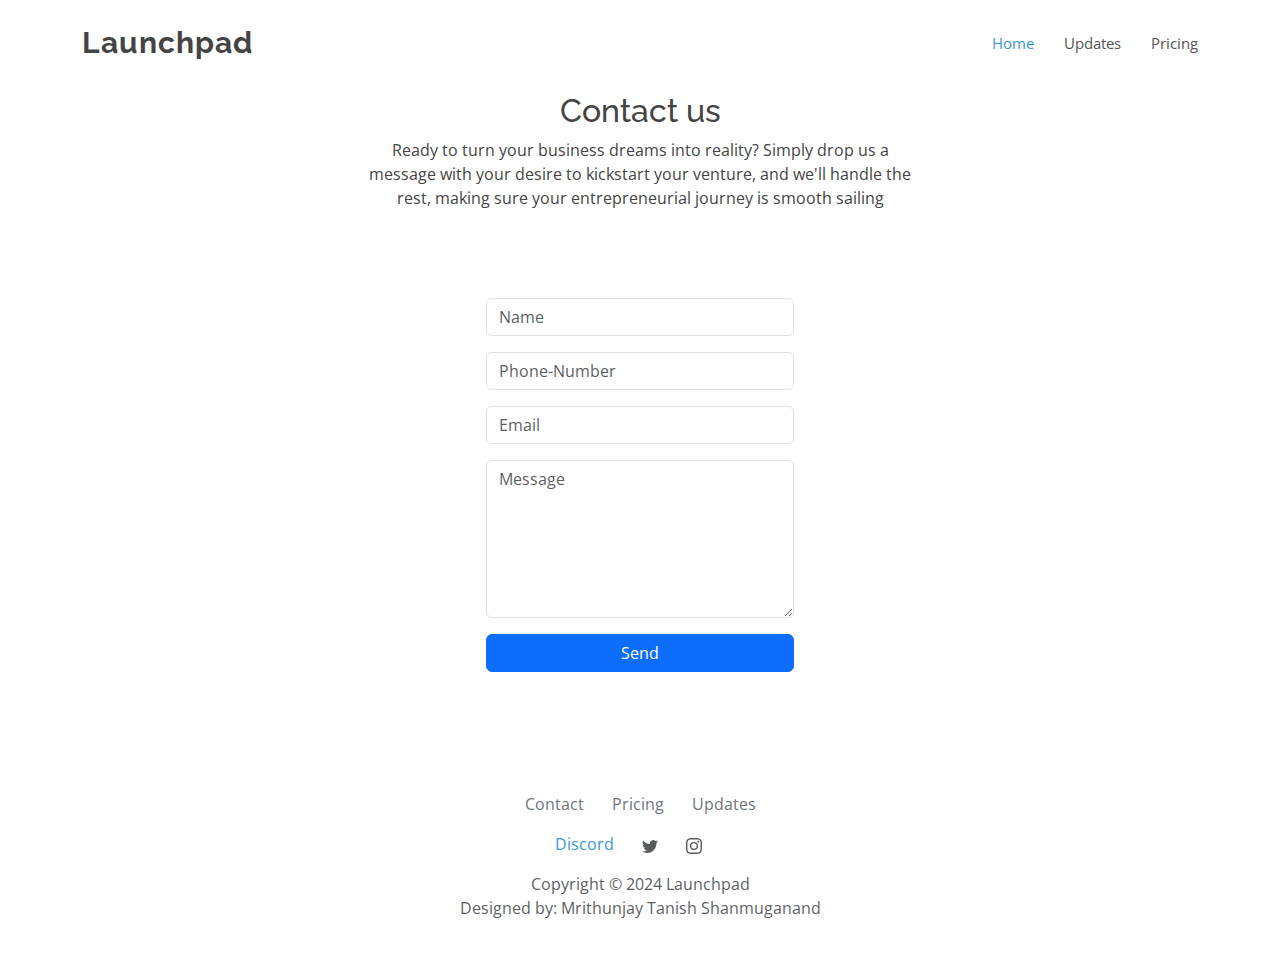
<file: contact.html>
<!DOCTYPE html>
<html data-bs-theme="light" lang="en">

<head>
    <meta charset="utf-8">
    <meta name="viewport" content="width=device-width, initial-scale=1.0, shrink-to-fit=no">
    <title>LaunchpadSGA: Contact</title>
    <meta name="theme-color" content="#d5b71a">
    <meta name="twitter:description" content="The Launchpad Startup Growth Agency is not just another consultancy—we're your ultimate launchpad to success in the entrepreneurial world. Our commitment to transforming innovative ideas into thriving, money-making enterprises is unmatched. With a comprehensive range of services tailored to your needs, we provide the support and resources necessary to propel your business forward. So, roll up your sleeves, unleash your potential, and let Launchpad SGA take you to new heights of success!">
    <meta name="description" content="The Launchpad Startup Growth Agency is not just another consultancy—we're your ultimate launchpad to success in the entrepreneurial world. Our commitment to transforming innovative ideas into thriving, money-making enterprises is unmatched. With a comprehensive range of services tailored to your needs, we provide the support and resources necessary to propel your business forward. So, roll up your sleeves, unleash your potential, and let Launchpad SGA take you to new heights of success!">
    <meta name="twitter:card" content="summary_large_image">
    <meta property="og:title" content="LaunchpadSGA">
    <meta property="og:image" content="assets/img/launchpada.png">
    <meta property="og:type" content="website">
    <meta name="twitter:image" content="assets/img/launchpada.png">
    <meta name="twitter:title" content="LaunchpadSGA">
    <meta property="og:description" content="The Launchpad Startup Growth Agency is not just another consultancy—we're your ultimate launchpad to success in the entrepreneurial world. Our commitment to transforming innovative ideas into thriving, money-making enterprises is unmatched. With a comprehensive range of services tailored to your needs, we provide the support and resources necessary to propel your business forward. So, roll up your sleeves, unleash your potential, and let Launchpad SGA take you to new heights of success!">
    <link rel="icon" type="image/png" sizes="688x455" href="assets/img/launchpada.png">
    <link rel="icon" type="image/png" sizes="688x455" href="assets/img/launchpada.png" media="(prefers-color-scheme: dark)">
    <link rel="icon" type="image/png" sizes="688x455" href="assets/img/launchpada.png">
    <link rel="icon" type="image/png" sizes="688x455" href="assets/img/launchpada.png" media="(prefers-color-scheme: dark)">
    <link rel="icon" type="image/png" sizes="688x455" href="assets/img/launchpada.png">
    <link rel="icon" type="image/png" sizes="688x455" href="assets/img/launchpada.png">
    <link rel="icon" type="image/png" sizes="688x455" href="assets/img/launchpada.png">
    <link rel="stylesheet" href="assets/bootstrap/css/bootstrap.min.css">
    <link rel="manifest" href="manifest.json" crossorigin="use-credentials">
    <link rel="stylesheet" href="https://fonts.googleapis.com/css?family=Open+Sans:300,300i,400,400i,600,600i,700,700i|Raleway:300,300i,400,400i,500,500i,600,600i,700,700i|Poppins:300,300i,400,400i,500,500i,600,600i,700,700i">
    <link rel="stylesheet" href="assets/css/bootstrap-icons.css">
    <link rel="stylesheet" href="assets/css/boxicons.css">
    <link rel="stylesheet" href="assets/css/remixicon.css">
    <link rel="stylesheet" href="assets/css/swiper-icons.css">
    <link rel="stylesheet" href="assets/css/vendor/aos/aos.css">
    <link rel="stylesheet" href="assets/css/vendor/bootstrap/css/bootstrap.min.css">
    <link rel="stylesheet" href="assets/css/vendor/bootstrap-icons/bootstrap-icons.css">
    <link rel="stylesheet" href="assets/css/vendor/boxicons/css/boxicons.min.css">
    <link rel="stylesheet" href="assets/css/vendor/glightbox/css/glightbox.min.css">
    <link rel="stylesheet" href="assets/css/vendor/remixicon/remixicon.css">
    <link rel="stylesheet" href="assets/css/vendor/swiper/swiper-bundle.min.css">
    <link rel="stylesheet" href="assets/css/css/style.css">
    <link rel="stylesheet" href="assets/css/Footer-Basic-icons.css">
    <link rel="stylesheet" href="assets/css/Timeline-Steps.css">
    <link rel="stylesheet" href="https://s.pageclip.co/v1/pageclip.css" media="screen">
    <script src="https://s.pageclip.co/v1/pageclip.js" charset="utf-8"></script>
</head>

<body>
    <header class="d-flex align-items-center fixed-top" id="header">
        <div class="container d-flex justify-content-between align-items-center">
            <div class="logo">
                <h1>Launchpad</h1>
            </div>
            <nav id="navbar" class="navbar">
                <ul>
                    <li><a class="nav-link scrollto active" href="index.html">Home</a></li>
                    <li></li>
                    <li></li>
                    <li></li>
                    <li><a class="nav-link scrollto" href="updates.html">Updates</a></li>
                    <li><a class="nav-link scrollto" href="pricing.html">Pricing</a></li>
                    <li class="dropdown">
                        <ul>
                            <li><a href="#">Drop Down 1</a></li>
                            <li class="dropdown"><span>Deep Drop Down</span><i class="bi bi-chevron-right"></i>
                                <ul>
                                    <li><a href="#">Deep Drop Down 1</a></li>
                                    <li><a href="#">Deep Drop Down 2</a></li>
                                    <li><a href="#">Deep Drop Down 3</a></li>
                                    <li><a href="#">Deep Drop Down 4</a></li>
                                    <li><a href="#">Deep Drop Down 5</a></li>
                                </ul>
                            </li>
                            <li><a href="#">Drop Down 2</a></li>
                            <li><a href="#">Drop Down 3</a></li>
                            <li><a href="#">Drop Down 4</a></li>
                        </ul>
                    </li>
                    <li></li>
                    <li></li>
                </ul><i class="bi bi-list mobile-nav-toggle"></i>
            </nav>
        </div>
    </header>
    <section class="position-relative py-4 py-xl-5">
        <div class="container position-relative">
            <div class="row mb-5">
                <div class="col-md-8 col-xl-6 text-center mx-auto" style="margin-top: 30px;padding-top: 14px;">
                    <h2>Contact us</h2>
                    <p class="w-lg-50">Ready to turn your business dreams into reality? Simply drop us a message with your desire to kickstart your venture, and we'll handle the rest, making sure your entrepreneurial journey is smooth sailing</p>
                </div>
            </div>
            <div class="row d-flex justify-content-center">
                <div class="col-md-6 col-lg-5 col-xl-4">
                    <div>
                        <form action="https://send.pageclip.co/A4XIvxs91MDqgRmY5o1nsnkhfGFfcEJG/Contactform" class="p-3 p-xl-4" method="post">
                            <div class="mb-3"><input class="form-control" type="text" id="name-1" name="name" placeholder="Name"></div>
                            <div class="mb-3"><input class="form-control" type="text" id="phone-1" name="phonenumber" placeholder="Phone-Number"></div>
                            <div class="mb-3"><input class="form-control" type="email" id="email-1" name="email" placeholder="Email"></div>
                            <div class="mb-3"><textarea class="form-control" id="message-1" name="message" rows="6" placeholder="Message"></textarea></div>
                            <div><button class="btn btn-primary d-block w-100" type="submit">Send</button></div>
                        </form>
                    </div>
                </div>
            </div>
        </div>
    </section>
     <footer class="text-center">
        <div class="container text-muted py-4 py-lg-5">
            <ul class="list-inline">
                <li class="list-inline-item me-4"><a class="link-secondary" href="contact.html">Contact</a></li>
                <li class="list-inline-item me-4"><a class="link-secondary" href="pricing.html">Pricing</a></li>
                <li class="list-inline-item"><a class="link-secondary" href="updates.html">Updates</a></li>
            </ul>
            <ul class="list-inline">
                <li class="list-inline-item me-4">
                    <a href="https://discord.gg/kwS3x53spZ" target="_blank">Discord</a>
                </li>
                <li class="list-inline-item me-4">
                    <svg xmlns="http://www.w3.org/2000/svg" width="1em" height="1em" fill="currentColor" viewBox="0 0 16 16" class="bi bi-twitter">
                        <path d="M5.026 15c6.038 0 9.341-5.003 9.341-9.334 0-.14 0-.282-.006-.422A6.685 6.685 0 0 0 16 3.542a6.658 6.658 0 0 1-1.889.518 3.301 3.301 0 0 0 1.447-1.817 6.533 6.533 0 0 1-2.087.793A3.286 3.286 0 0 0 7.875 6.03a9.325 9.325 0 0 1-6.767-3.429 3.289 3.289 0 0 0 1.018 4.382A3.323 3.323 0 0 1 .64 6.575v.045a3.288 3.288 0 0 0 2.632 3.218 3.203 3.203 0 0 1-.865.115 3.23 3.23 0 0 1-.614-.057 3.283 3.283 0 0 0 3.067 2.277A6.588 6.588 0 0 1 .78 13.58a6.32 6.32 0 0 1-.78-.045A9.344 9.344 0 0 0 5.026 15"></path>
                    </svg>
                </li>
                <li class="list-inline-item me-4">
                    <svg xmlns="http://www.w3.org/2000/svg" width="1em" height="1em" fill="currentColor" viewBox="0 0 16 16" class="bi bi-instagram">
                        <path d="M8 0C5.829 0 5.556.01 4.703.048 3.85.088 3.269.222 2.76.42a3.917 3.917 0 0 0-1.417.923A3.927 3.927 0 0 0 .42 2.76C.222 3.268.087 3.85.048 4.7.01 5.555 0 5.827 0 8.001c0 2.172.01 2.444.048 3.297.04.852.174 1.433.372 1.942.205.526.478.972.923 1.417.444.445.89.719 1.416.923.51.198 1.09.333 1.942.372C5.555 15.99 5.827 16 8 16s2.444-.01 3.298-.048c.851-.04 1.434-.174 1.943-.372a3.916 3.916 0 0 0 1.416-.923c.445-.445.718-.891.923-1.417.197-.509.332-1.09.372-1.942C15.99 10.445 16 10.173 16 8s-.01-2.445-.048-3.299c-.04-.851-.175-1.433-.372-1.941a3.926 3.926 0 0 0-.923-1.417A3.911 3.911 0 0 0 13.24.42c-.51-.198-1.092-.333-1.943-.372C10.443.01 10.172 0 7.998 0h.003zm-.717 1.442h.718c2.136 0 2.389.007 3.232.046.78.035 1.204.166 1.486.275.373.145.64.319.92.599.28.28.453.546.598.92.11.281.24.705.275 1.485.039.843.047 1.096.047 3.231s-.008 2.389-.047 3.232c-.035.78-.166 1.203-.275 1.485a2.47 2.47 0 0 1-.599.919c-.28.28-.546.453-.92.598-.28.11-.704.24-1.485.276-.843.038-1.096.047-3.232.047s-2.39-.009-3.233-.047c-.78-.036-1.203-.166-1.485-.276a2.478 2.478 0 0 1-.92-.598 2.48 2.48 0 0 1-.6-.92c-.109-.281-.24-.705-.275-1.485-.038-.843-.046-1.096-.046-3.233 0-2.136.008-2.388.046-3.231.036-.78.166-1.204.276-1.486.145-.373.319-.64.599-.92.28-.28.546-.453.92-.598.282-.11.705-.24 1.485-.276.738-.034 1.024-.044 2.515-.045v.002zm4.988 1.328a.96.96 0 1 0 0 1.92.96.96 0 0 0 0-1.92zm-4.27 1.122a4.109 4.109 0 1 0 0 8.217 4.109 4.109 0 0 0 0-8.217zm0 1.441a2.667 2.667 0 1 1 0 5.334 2.667 2.667 0 0 1 0-5.334"></path>
                    </svg>
                </li>
            </ul>

            <p class="mb-0">Copyright © 2024 Launchpad</p>
            <p class="mb-0">Designed by: Mrithunjay Tanish Shanmuganand</p>
        </div>
    </footer><a class="d-flex justify-content-center align-items-center back-to-top" href="#"><i class="bi bi-arrow-up-short"></i></a>
    <script src="assets/bootstrap/js/bootstrap.min.js"></script>
    <script src="assets/js/bs-init.js"></script>
    <script src="assets/js/vendor/purecounter/purecounter_vanilla.js"></script>
    <script src="assets/js/vendor/aos/aos.js"></script>
    <script src="assets/js/vendor/bootstrap/js/bootstrap.bundle.min.js"></script>
    <script src="assets/js/vendor/glightbox/js/glightbox.min.js"></script>
    <script src="assets/js/vendor/isotope-layout/isotope.pkgd.min.js"></script>
    <script src="assets/js/vendor/swiper/swiper-bundle.min.js"></script>
    <script src="assets/js/vendor/php-email-form/validate.js"></script>
    <script src="assets/js/js/main.js"></script>
</body>

</html>
</file>
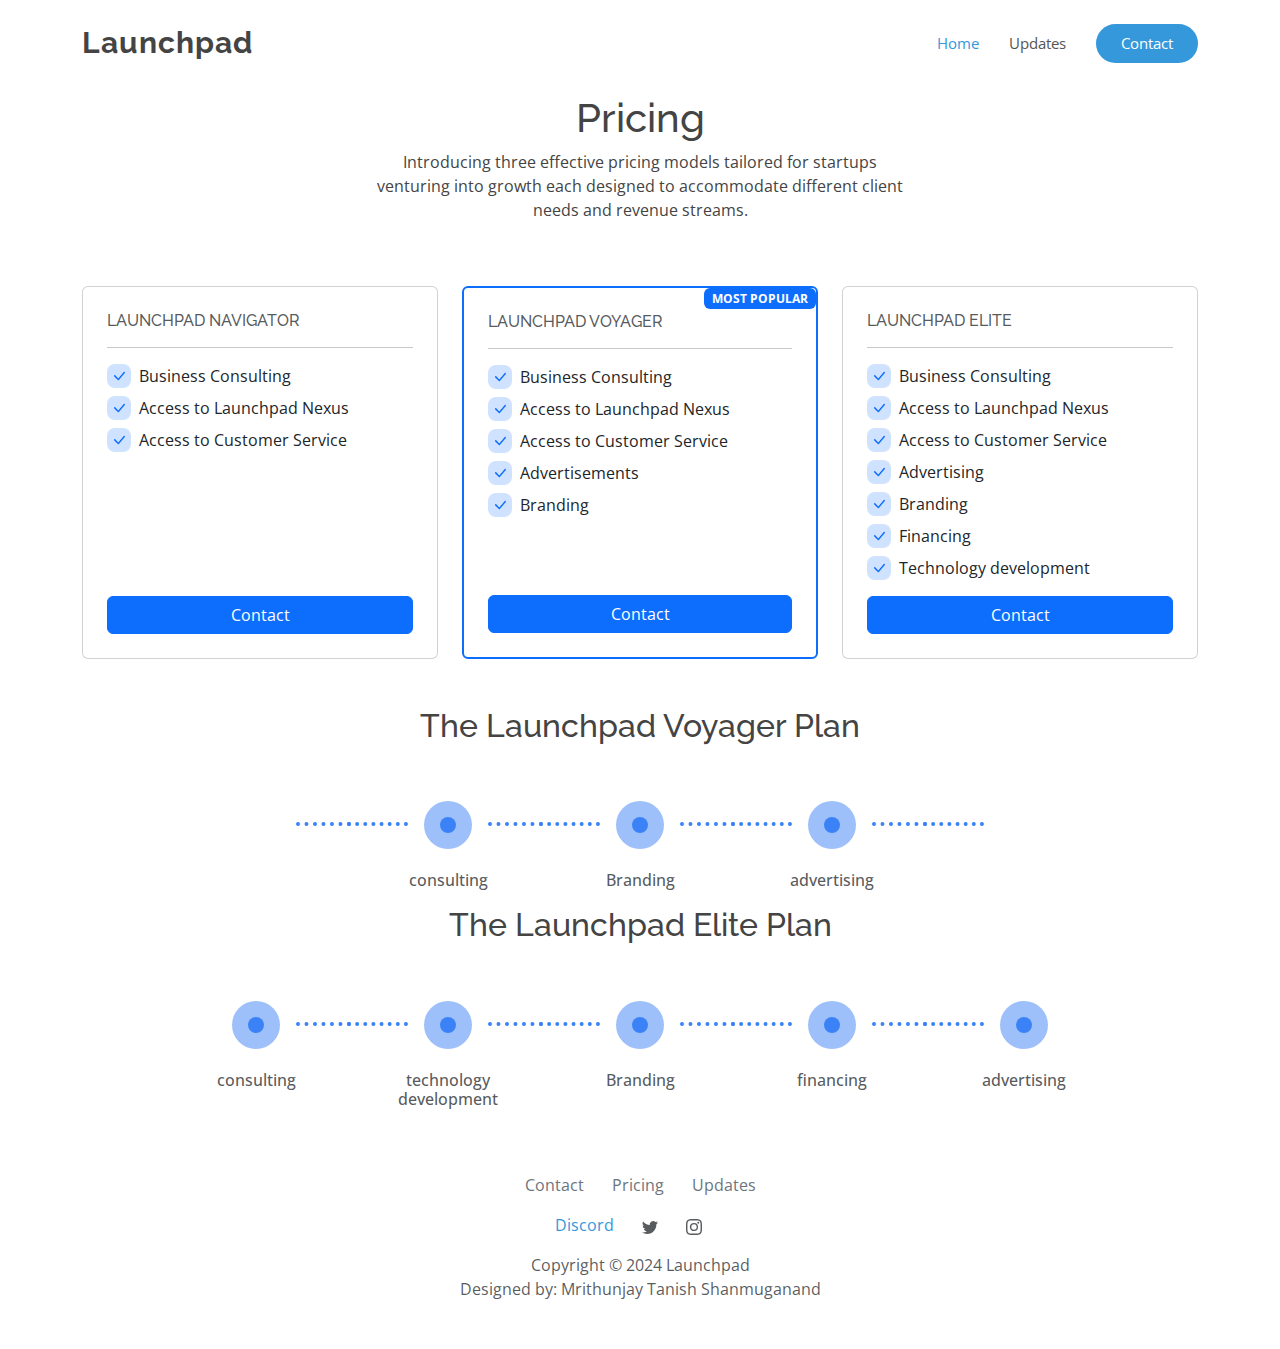
<file: pricing.html>
<!DOCTYPE html>
<html data-bs-theme="light" lang="en">

<head>
    <meta charset="utf-8">
    <meta name="viewport" content="width=device-width, initial-scale=1.0, shrink-to-fit=no">
    <title>LaunchpadSGA: Pricing</title>
    <meta name="theme-color" content="#d5b71a">
    <meta name="twitter:description" content="The Launchpad Startup Growth Agency is not just another consultancy—we're your ultimate launchpad to success in the entrepreneurial world. Our commitment to transforming innovative ideas into thriving, money-making enterprises is unmatched. With a comprehensive range of services tailored to your needs, we provide the support and resources necessary to propel your business forward. So, roll up your sleeves, unleash your potential, and let Launchpad SGA take you to new heights of success!">
    <meta name="description" content="The Launchpad Startup Growth Agency is not just another consultancy—we're your ultimate launchpad to success in the entrepreneurial world. Our commitment to transforming innovative ideas into thriving, money-making enterprises is unmatched. With a comprehensive range of services tailored to your needs, we provide the support and resources necessary to propel your business forward. So, roll up your sleeves, unleash your potential, and let Launchpad SGA take you to new heights of success!">
    <meta name="twitter:card" content="summary_large_image">
    <meta property="og:title" content="LaunchpadSGA">
    <meta property="og:image" content="assets/img/launchpada.png">
    <meta property="og:type" content="website">
    <meta name="twitter:image" content="assets/img/launchpada.png">
    <meta name="twitter:title" content="LaunchpadSGA">
    <meta property="og:description" content="The Launchpad Startup Growth Agency is not just another consultancy—we're your ultimate launchpad to success in the entrepreneurial world. Our commitment to transforming innovative ideas into thriving, money-making enterprises is unmatched. With a comprehensive range of services tailored to your needs, we provide the support and resources necessary to propel your business forward. So, roll up your sleeves, unleash your potential, and let Launchpad SGA take you to new heights of success!">
    <link rel="icon" type="image/png" sizes="688x455" href="assets/img/launchpada.png">
    <link rel="icon" type="image/png" sizes="688x455" href="assets/img/launchpada.png" media="(prefers-color-scheme: dark)">
    <link rel="icon" type="image/png" sizes="688x455" href="assets/img/launchpada.png">
    <link rel="icon" type="image/png" sizes="688x455" href="assets/img/launchpada.png" media="(prefers-color-scheme: dark)">
    <link rel="icon" type="image/png" sizes="688x455" href="assets/img/launchpada.png">
    <link rel="icon" type="image/png" sizes="688x455" href="assets/img/launchpada.png">
    <link rel="icon" type="image/png" sizes="688x455" href="assets/img/launchpada.png">
    <link rel="stylesheet" href="assets/bootstrap/css/bootstrap.min.css">
    <link rel="manifest" href="manifest.json" crossorigin="use-credentials">
    <link rel="stylesheet" href="https://fonts.googleapis.com/css?family=Open+Sans:300,300i,400,400i,600,600i,700,700i|Raleway:300,300i,400,400i,500,500i,600,600i,700,700i|Poppins:300,300i,400,400i,500,500i,600,600i,700,700i">
    <link rel="stylesheet" href="assets/css/bootstrap-icons.css">
    <link rel="stylesheet" href="assets/css/boxicons.css">
    <link rel="stylesheet" href="assets/css/remixicon.css">
    <link rel="stylesheet" href="assets/css/swiper-icons.css">
    <link rel="stylesheet" href="assets/css/vendor/aos/aos.css">
    <link rel="stylesheet" href="assets/css/vendor/bootstrap/css/bootstrap.min.css">
    <link rel="stylesheet" href="assets/css/vendor/bootstrap-icons/bootstrap-icons.css">
    <link rel="stylesheet" href="assets/css/vendor/boxicons/css/boxicons.min.css">
    <link rel="stylesheet" href="assets/css/vendor/glightbox/css/glightbox.min.css">
    <link rel="stylesheet" href="assets/css/vendor/remixicon/remixicon.css">
    <link rel="stylesheet" href="assets/css/vendor/swiper/swiper-bundle.min.css">
    <link rel="stylesheet" href="assets/css/css/style.css">
    <link rel="stylesheet" href="assets/css/Footer-Basic-icons.css">
    <link rel="stylesheet" href="assets/css/Timeline-Steps.css">
</head>

<body>
    <header class="d-flex align-items-center fixed-top" id="header">
        <div class="container d-flex justify-content-between align-items-center">
            <div class="logo">
                <h1>Launchpad</h1>
            </div>
            <nav id="navbar" class="navbar">
                <ul>
                    <li><a class="nav-link scrollto active" href="index.html">Home</a></li>
                    <li></li>
                    <li></li>
                    <li></li>
                    <li><a class="nav-link scrollto" href="updates.html">Updates</a></li>
                    <li></li>
                    <li class="dropdown">
                        <ul>
                            <li><a href="#">Drop Down 1</a></li>
                            <li class="dropdown"><span>Deep Drop Down</span><i class="bi bi-chevron-right"></i>
                                <ul>
                                    <li><a href="#">Deep Drop Down 1</a></li>
                                    <li><a href="#">Deep Drop Down 2</a></li>
                                    <li><a href="#">Deep Drop Down 3</a></li>
                                    <li><a href="#">Deep Drop Down 4</a></li>
                                    <li><a href="#">Deep Drop Down 5</a></li>
                                </ul>
                            </li>
                            <li><a href="#">Drop Down 2</a></li>
                            <li><a href="#">Drop Down 3</a></li>
                            <li><a href="#">Drop Down 4</a></li>
                        </ul>
                    </li>
                    <li></li>
                    <li><a class="getstarted scrollto" href="contact.html">Contact</a></li>
                </ul><i class="bi bi-list mobile-nav-toggle"></i>
            </nav>
        </div>
    </header>
    <div class="container py-4 py-xl-5">
        <div class="row mb-5">
            <div class="col-md-8 col-xl-6 text-center mx-auto">
                <h2>Our Pricing Models</h2>
                <h1>Pricing</h1>
                <p class="w-lg-50">Introducing three effective pricing models tailored for startups venturing into growth each designed to accommodate different client needs and revenue streams.</p>
            </div>
        </div>
        <div class="row gy-4 row-cols-1 row-cols-md-2 row-cols-xl-3">
            <div class="col">
                <div class="card h-100">
                    <div class="card-body d-flex flex-column justify-content-between p-4">
                        <div>
                            <h6 class="text-uppercase text-muted">Launchpad Navigator</h6>
                            <hr>
                            <ul class="list-unstyled">
                                <li class="d-flex mb-2"><span class="bs-icon-xs bs-icon-rounded bs-icon-primary-light bs-icon me-2"><svg xmlns="http://www.w3.org/2000/svg" width="1em" height="1em" fill="currentColor" viewBox="0 0 16 16" class="bi bi-check-lg">
                                            <path d="M12.736 3.97a.733.733 0 0 1 1.047 0c.286.289.29.756.01 1.05L7.88 12.01a.733.733 0 0 1-1.065.02L3.217 8.384a.757.757 0 0 1 0-1.06.733.733 0 0 1 1.047 0l3.052 3.093 5.4-6.425a.247.247 0 0 1 .02-.022"></path>
                                        </svg></span><span>Business Consulting</span></li>
                                <li class="d-flex mb-2"><span class="bs-icon-xs bs-icon-rounded bs-icon-primary-light bs-icon me-2"><svg xmlns="http://www.w3.org/2000/svg" width="1em" height="1em" fill="currentColor" viewBox="0 0 16 16" class="bi bi-check-lg">
                                            <path d="M12.736 3.97a.733.733 0 0 1 1.047 0c.286.289.29.756.01 1.05L7.88 12.01a.733.733 0 0 1-1.065.02L3.217 8.384a.757.757 0 0 1 0-1.06.733.733 0 0 1 1.047 0l3.052 3.093 5.4-6.425a.247.247 0 0 1 .02-.022"></path>
                                        </svg></span><span>Access to Launchpad Nexus</span></li>
                                <li class="d-flex mb-2"><span class="bs-icon-xs bs-icon-rounded bs-icon-primary-light bs-icon me-2"><svg xmlns="http://www.w3.org/2000/svg" width="1em" height="1em" fill="currentColor" viewBox="0 0 16 16" class="bi bi-check-lg">
                                            <path d="M12.736 3.97a.733.733 0 0 1 1.047 0c.286.289.29.756.01 1.05L7.88 12.01a.733.733 0 0 1-1.065.02L3.217 8.384a.757.757 0 0 1 0-1.06.733.733 0 0 1 1.047 0l3.052 3.093 5.4-6.425a.247.247 0 0 1 .02-.022"></path>
                                        </svg></span><span>Access to Customer Service</span></li>
                            </ul>
                        </div><a class="btn btn-primary d-block w-100" role="button" href="contact.html">Contact</a>
                    </div>
                </div>
            </div>
            <div class="col">
                <div class="card border-primary border-2 h-100">
                    <div class="card-body d-flex flex-column justify-content-between p-4"><span class="badge bg-primary position-absolute top-0 end-0 rounded-bottom-left text-uppercase">Most Popular</span>
                        <div>
                            <h6 class="text-uppercase text-muted">launchpad Voyager</h6>
                            <hr>
                            <ul class="list-unstyled">
                                <li class="d-flex mb-2"><span class="bs-icon-xs bs-icon-rounded bs-icon-primary-light bs-icon me-2"><svg xmlns="http://www.w3.org/2000/svg" width="1em" height="1em" fill="currentColor" viewBox="0 0 16 16" class="bi bi-check-lg">
                                            <path d="M12.736 3.97a.733.733 0 0 1 1.047 0c.286.289.29.756.01 1.05L7.88 12.01a.733.733 0 0 1-1.065.02L3.217 8.384a.757.757 0 0 1 0-1.06.733.733 0 0 1 1.047 0l3.052 3.093 5.4-6.425a.247.247 0 0 1 .02-.022"></path>
                                        </svg></span><span>Business Consulting</span></li>
                                <li class="d-flex mb-2"><span class="bs-icon-xs bs-icon-rounded bs-icon-primary-light bs-icon me-2"><svg xmlns="http://www.w3.org/2000/svg" width="1em" height="1em" fill="currentColor" viewBox="0 0 16 16" class="bi bi-check-lg">
                                            <path d="M12.736 3.97a.733.733 0 0 1 1.047 0c.286.289.29.756.01 1.05L7.88 12.01a.733.733 0 0 1-1.065.02L3.217 8.384a.757.757 0 0 1 0-1.06.733.733 0 0 1 1.047 0l3.052 3.093 5.4-6.425a.247.247 0 0 1 .02-.022"></path>
                                        </svg></span><span>Access to Launchpad Nexus</span></li>
                                <li class="d-flex mb-2"><span class="bs-icon-xs bs-icon-rounded bs-icon-primary-light bs-icon me-2"><svg xmlns="http://www.w3.org/2000/svg" width="1em" height="1em" fill="currentColor" viewBox="0 0 16 16" class="bi bi-check-lg">
                                            <path d="M12.736 3.97a.733.733 0 0 1 1.047 0c.286.289.29.756.01 1.05L7.88 12.01a.733.733 0 0 1-1.065.02L3.217 8.384a.757.757 0 0 1 0-1.06.733.733 0 0 1 1.047 0l3.052 3.093 5.4-6.425a.247.247 0 0 1 .02-.022"></path>
                                        </svg></span><span>Access to Customer Service</span></li>
                                <li class="d-flex mb-2"><span class="bs-icon-xs bs-icon-rounded bs-icon-primary-light bs-icon me-2"><svg xmlns="http://www.w3.org/2000/svg" width="1em" height="1em" fill="currentColor" viewBox="0 0 16 16" class="bi bi-check-lg">
                                            <path d="M12.736 3.97a.733.733 0 0 1 1.047 0c.286.289.29.756.01 1.05L7.88 12.01a.733.733 0 0 1-1.065.02L3.217 8.384a.757.757 0 0 1 0-1.06.733.733 0 0 1 1.047 0l3.052 3.093 5.4-6.425a.247.247 0 0 1 .02-.022"></path>
                                        </svg></span><span>Advertisements</span></li>
                                <li class="d-flex mb-2"><span class="bs-icon-xs bs-icon-rounded bs-icon-primary-light bs-icon me-2"><svg xmlns="http://www.w3.org/2000/svg" width="1em" height="1em" fill="currentColor" viewBox="0 0 16 16" class="bi bi-check-lg">
                                            <path d="M12.736 3.97a.733.733 0 0 1 1.047 0c.286.289.29.756.01 1.05L7.88 12.01a.733.733 0 0 1-1.065.02L3.217 8.384a.757.757 0 0 1 0-1.06.733.733 0 0 1 1.047 0l3.052 3.093 5.4-6.425a.247.247 0 0 1 .02-.022"></path>
                                        </svg></span><span>Branding</span></li>
                            </ul>
                        </div><a class="btn btn-primary d-block w-100" role="button" href="contact.html">Contact</a>
                    </div>
                </div>
            </div>
            <div class="col">
                <div class="card h-100">
                    <div class="card-body d-flex flex-column justify-content-between p-4">
                        <div>
                            <h6 class="text-uppercase text-muted">Launchpad Elite</h6>
                            <hr>
                            <ul class="list-unstyled">
                                <li class="d-flex mb-2"><span class="bs-icon-xs bs-icon-rounded bs-icon-primary-light bs-icon me-2"><svg xmlns="http://www.w3.org/2000/svg" width="1em" height="1em" fill="currentColor" viewBox="0 0 16 16" class="bi bi-check-lg">
                                            <path d="M12.736 3.97a.733.733 0 0 1 1.047 0c.286.289.29.756.01 1.05L7.88 12.01a.733.733 0 0 1-1.065.02L3.217 8.384a.757.757 0 0 1 0-1.06.733.733 0 0 1 1.047 0l3.052 3.093 5.4-6.425a.247.247 0 0 1 .02-.022"></path>
                                        </svg></span><span>Business Consulting</span></li>
                                <li class="d-flex mb-2"><span class="bs-icon-xs bs-icon-rounded bs-icon-primary-light bs-icon me-2"><svg xmlns="http://www.w3.org/2000/svg" width="1em" height="1em" fill="currentColor" viewBox="0 0 16 16" class="bi bi-check-lg">
                                            <path d="M12.736 3.97a.733.733 0 0 1 1.047 0c.286.289.29.756.01 1.05L7.88 12.01a.733.733 0 0 1-1.065.02L3.217 8.384a.757.757 0 0 1 0-1.06.733.733 0 0 1 1.047 0l3.052 3.093 5.4-6.425a.247.247 0 0 1 .02-.022"></path>
                                        </svg></span><span>Access to Launchpad Nexus</span></li>
                                <li class="d-flex mb-2"><span class="bs-icon-xs bs-icon-rounded bs-icon-primary-light bs-icon me-2"><svg xmlns="http://www.w3.org/2000/svg" width="1em" height="1em" fill="currentColor" viewBox="0 0 16 16" class="bi bi-check-lg">
                                            <path d="M12.736 3.97a.733.733 0 0 1 1.047 0c.286.289.29.756.01 1.05L7.88 12.01a.733.733 0 0 1-1.065.02L3.217 8.384a.757.757 0 0 1 0-1.06.733.733 0 0 1 1.047 0l3.052 3.093 5.4-6.425a.247.247 0 0 1 .02-.022"></path>
                                        </svg></span><span>Access to Customer Service</span></li>
                                <li class="d-flex mb-2"><span class="bs-icon-xs bs-icon-rounded bs-icon-primary-light bs-icon me-2"><svg xmlns="http://www.w3.org/2000/svg" width="1em" height="1em" fill="currentColor" viewBox="0 0 16 16" class="bi bi-check-lg">
                                            <path d="M12.736 3.97a.733.733 0 0 1 1.047 0c.286.289.29.756.01 1.05L7.88 12.01a.733.733 0 0 1-1.065.02L3.217 8.384a.757.757 0 0 1 0-1.06.733.733 0 0 1 1.047 0l3.052 3.093 5.4-6.425a.247.247 0 0 1 .02-.022"></path>
                                        </svg></span><span>Advertising</span></li>
                                <li class="d-flex mb-2"><span class="bs-icon-xs bs-icon-rounded bs-icon-primary-light bs-icon me-2"><svg xmlns="http://www.w3.org/2000/svg" width="1em" height="1em" fill="currentColor" viewBox="0 0 16 16" class="bi bi-check-lg">
                                            <path d="M12.736 3.97a.733.733 0 0 1 1.047 0c.286.289.29.756.01 1.05L7.88 12.01a.733.733 0 0 1-1.065.02L3.217 8.384a.757.757 0 0 1 0-1.06.733.733 0 0 1 1.047 0l3.052 3.093 5.4-6.425a.247.247 0 0 1 .02-.022"></path>
                                        </svg></span><span>Branding</span></li>
                                <li class="d-flex mb-2"><span class="bs-icon-xs bs-icon-rounded bs-icon-primary-light bs-icon me-2"><svg xmlns="http://www.w3.org/2000/svg" width="1em" height="1em" fill="currentColor" viewBox="0 0 16 16" class="bi bi-check-lg">
                                            <path d="M12.736 3.97a.733.733 0 0 1 1.047 0c.286.289.29.756.01 1.05L7.88 12.01a.733.733 0 0 1-1.065.02L3.217 8.384a.757.757 0 0 1 0-1.06.733.733 0 0 1 1.047 0l3.052 3.093 5.4-6.425a.247.247 0 0 1 .02-.022"></path>
                                        </svg></span><span>Financing</span></li>
                                <li class="d-flex mb-2"><span class="bs-icon-xs bs-icon-rounded bs-icon-primary-light bs-icon me-2"><svg xmlns="http://www.w3.org/2000/svg" width="1em" height="1em" fill="currentColor" viewBox="0 0 16 16" class="bi bi-check-lg">
                                            <path d="M12.736 3.97a.733.733 0 0 1 1.047 0c.286.289.29.756.01 1.05L7.88 12.01a.733.733 0 0 1-1.065.02L3.217 8.384a.757.757 0 0 1 0-1.06.733.733 0 0 1 1.047 0l3.052 3.093 5.4-6.425a.247.247 0 0 1 .02-.022"></path>
                                        </svg></span><span>Technology development</span></li>
                            </ul>
                        </div><a class="btn btn-primary d-block w-100" role="button" href="contact.html">Contact</a>
                    </div>
                </div>
            </div>
        </div>
    </div><div class="container">                      
    <div class="row text-center justify-content-center mb-5">
        <div class="col-xl-6 col-lg-8">
            <h2 class="font-weight-bold">The Launchpad Voyager Plan</h2>
            
        </div>
    </div>

    <div class="row">
        <div class="col">
            <div class="timeline-steps aos-init aos-animate" data-aos="fade-up">
                <div class="timeline-step">
                    <div class="timeline-content" data-toggle="popover" data-trigger="hover" data-placement="top" title="" data-content="And here's some amazing content. It's very engaging. Right?" data-original-title="2003">
                    </div>
                </div>
                <div class="timeline-step">
                    <div class="timeline-content" data-toggle="popover" data-trigger="hover" data-placement="top" title="" data-content="And here's some amazing content. It's very engaging. Right?" data-original-title="2004">
                        <div class="inner-circle"></div>
                        <p class="h6 mt-3 mb-1"> </p>
                        <p class="h6 text-muted mb-0 mb-lg-0">consulting</p>
                    </div>
                </div>
                <div class="timeline-step">
                    <div class="timeline-content" data-toggle="popover" data-trigger="hover" data-placement="top" title="" data-content="And here's some amazing content. It's very engaging. Right?" data-original-title="2005">
                        <div class="inner-circle"></div>
                        <p class="h6 mt-3 mb-1"> </p>
                        <p class="h6 text-muted mb-0 mb-lg-0">Branding</p>
                    </div>
                </div>
                <div class="timeline-step">
                    <div class="timeline-content" data-toggle="popover" data-trigger="hover" data-placement="top" title="" data-content="And here's some amazing content. It's very engaging. Right?" data-original-title="2010">
                        <div class="inner-circle"></div>
                        <p class="h6 mt-3 mb-1"> </p>
                        <p class="h6 text-muted mb-0 mb-lg-0">advertising</p>
                    </div>
                </div>
                <div class="timeline-step mb-0">
                    <div class="timeline-content" data-toggle="popover" data-trigger="hover" data-placement="top" title="" data-content="And here's some amazing content. It's very engaging. Right?" data-original-title="2020">
                       
                    </div>
                </div>
            </div>
        </div>
    </div>
</div><div class="container">                      
    <div class="row text-center justify-content-center mb-5">
        <div class="col-xl-6 col-lg-8">
            <h2 class="font-weight-bold">The Launchpad Elite Plan</h2>
            
        </div>
    </div>

    <div class="row">
        <div class="col">
            <div class="timeline-steps aos-init aos-animate" data-aos="fade-up">
                <div class="timeline-step">
                    <div class="timeline-content" data-toggle="popover" data-trigger="hover" data-placement="top" title="" data-content="And here's some amazing content. It's very engaging. Right?" data-original-title="2003">
                        <div class="inner-circle"></div>
                        <p class="h6 mt-3 mb-1"></p>
                        <p class="h6 text-muted mb-0 mb-lg-0">consulting</p>
                    </div>
                </div>
                <div class="timeline-step">
                    <div class="timeline-content" data-toggle="popover" data-trigger="hover" data-placement="top" title="" data-content="And here's some amazing content. It's very engaging. Right?" data-original-title="2004">
                        <div class="inner-circle"></div>
                        <p class="h6 mt-3 mb-1"> </p>
                        <p class="h6 text-muted mb-0 mb-lg-0">technology development</p>
                    </div>
                </div>
                <div class="timeline-step">
                    <div class="timeline-content" data-toggle="popover" data-trigger="hover" data-placement="top" title="" data-content="And here's some amazing content. It's very engaging. Right?" data-original-title="2005">
                        <div class="inner-circle"></div>
                        <p class="h6 mt-3 mb-1"> </p>
                        <p class="h6 text-muted mb-0 mb-lg-0">Branding</p>
                    </div>
                </div>
                <div class="timeline-step">
                    <div class="timeline-content" data-toggle="popover" data-trigger="hover" data-placement="top" title="" data-content="And here's some amazing content. It's very engaging. Right?" data-original-title="2010">
                        <div class="inner-circle"></div>
                        <p class="h6 mt-3 mb-1"> </p>
                        <p class="h6 text-muted mb-0 mb-lg-0">financing</p>
                    </div>
                </div>
                <div class="timeline-step mb-0">
                    <div class="timeline-content" data-toggle="popover" data-trigger="hover" data-placement="top" title="" data-content="And here's some amazing content. It's very engaging. Right?" data-original-title="2020">
                        <div class="inner-circle"></div>
                        <p class="h6 mt-3 mb-1"> </p>
                        <p class="h6 text-muted mb-0 mb-lg-0">advertising </p>
                    </div>
                </div>
            </div>
        </div>
    </div>
</div>
     <footer class="text-center">
        <div class="container text-muted py-4 py-lg-5">
            <ul class="list-inline">
                <li class="list-inline-item me-4"><a class="link-secondary" href="contact.html">Contact</a></li>
                <li class="list-inline-item me-4"><a class="link-secondary" href="pricing.html">Pricing</a></li>
                <li class="list-inline-item"><a class="link-secondary" href="updates.html">Updates</a></li>
            </ul>
            <ul class="list-inline">
                <li class="list-inline-item me-4">
                    <a href="https://discord.gg/kwS3x53spZ" target="_blank">Discord</a>
                </li>
                <li class="list-inline-item me-4">
                    <svg xmlns="http://www.w3.org/2000/svg" width="1em" height="1em" fill="currentColor" viewBox="0 0 16 16" class="bi bi-twitter">
                        <path d="M5.026 15c6.038 0 9.341-5.003 9.341-9.334 0-.14 0-.282-.006-.422A6.685 6.685 0 0 0 16 3.542a6.658 6.658 0 0 1-1.889.518 3.301 3.301 0 0 0 1.447-1.817 6.533 6.533 0 0 1-2.087.793A3.286 3.286 0 0 0 7.875 6.03a9.325 9.325 0 0 1-6.767-3.429 3.289 3.289 0 0 0 1.018 4.382A3.323 3.323 0 0 1 .64 6.575v.045a3.288 3.288 0 0 0 2.632 3.218 3.203 3.203 0 0 1-.865.115 3.23 3.23 0 0 1-.614-.057 3.283 3.283 0 0 0 3.067 2.277A6.588 6.588 0 0 1 .78 13.58a6.32 6.32 0 0 1-.78-.045A9.344 9.344 0 0 0 5.026 15"></path>
                    </svg>
                </li>
                <li class="list-inline-item me-4">
                    <svg xmlns="http://www.w3.org/2000/svg" width="1em" height="1em" fill="currentColor" viewBox="0 0 16 16" class="bi bi-instagram">
                        <path d="M8 0C5.829 0 5.556.01 4.703.048 3.85.088 3.269.222 2.76.42a3.917 3.917 0 0 0-1.417.923A3.927 3.927 0 0 0 .42 2.76C.222 3.268.087 3.85.048 4.7.01 5.555 0 5.827 0 8.001c0 2.172.01 2.444.048 3.297.04.852.174 1.433.372 1.942.205.526.478.972.923 1.417.444.445.89.719 1.416.923.51.198 1.09.333 1.942.372C5.555 15.99 5.827 16 8 16s2.444-.01 3.298-.048c.851-.04 1.434-.174 1.943-.372a3.916 3.916 0 0 0 1.416-.923c.445-.445.718-.891.923-1.417.197-.509.332-1.09.372-1.942C15.99 10.445 16 10.173 16 8s-.01-2.445-.048-3.299c-.04-.851-.175-1.433-.372-1.941a3.926 3.926 0 0 0-.923-1.417A3.911 3.911 0 0 0 13.24.42c-.51-.198-1.092-.333-1.943-.372C10.443.01 10.172 0 7.998 0h.003zm-.717 1.442h.718c2.136 0 2.389.007 3.232.046.78.035 1.204.166 1.486.275.373.145.64.319.92.599.28.28.453.546.598.92.11.281.24.705.275 1.485.039.843.047 1.096.047 3.231s-.008 2.389-.047 3.232c-.035.78-.166 1.203-.275 1.485a2.47 2.47 0 0 1-.599.919c-.28.28-.546.453-.92.598-.28.11-.704.24-1.485.276-.843.038-1.096.047-3.232.047s-2.39-.009-3.233-.047c-.78-.036-1.203-.166-1.485-.276a2.478 2.478 0 0 1-.92-.598 2.48 2.48 0 0 1-.6-.92c-.109-.281-.24-.705-.275-1.485-.038-.843-.046-1.096-.046-3.233 0-2.136.008-2.388.046-3.231.036-.78.166-1.204.276-1.486.145-.373.319-.64.599-.92.28-.28.546-.453.92-.598.282-.11.705-.24 1.485-.276.738-.034 1.024-.044 2.515-.045v.002zm4.988 1.328a.96.96 0 1 0 0 1.92.96.96 0 0 0 0-1.92zm-4.27 1.122a4.109 4.109 0 1 0 0 8.217 4.109 4.109 0 0 0 0-8.217zm0 1.441a2.667 2.667 0 1 1 0 5.334 2.667 2.667 0 0 1 0-5.334"></path>
                    </svg>
                </li>
            </ul>

            <p class="mb-0">Copyright © 2024 Launchpad</p>
            <p class="mb-0">Designed by: Mrithunjay Tanish Shanmuganand</p>
        </div>
    </footer><a class="d-flex justify-content-center align-items-center back-to-top" href="#"><i class="bi bi-arrow-up-short"></i></a>
    <script src="assets/bootstrap/js/bootstrap.min.js"></script>
    <script src="assets/js/bs-init.js"></script>
    <script src="assets/js/vendor/purecounter/purecounter_vanilla.js"></script>
    <script src="assets/js/vendor/aos/aos.js"></script>
    <script src="assets/js/vendor/bootstrap/js/bootstrap.bundle.min.js"></script>
    <script src="assets/js/vendor/glightbox/js/glightbox.min.js"></script>
    <script src="assets/js/vendor/isotope-layout/isotope.pkgd.min.js"></script>
    <script src="assets/js/vendor/swiper/swiper-bundle.min.js"></script>
    <script src="assets/js/vendor/php-email-form/validate.js"></script>
    <script src="assets/js/js/main.js"></script>
</body>

</html>
</file>
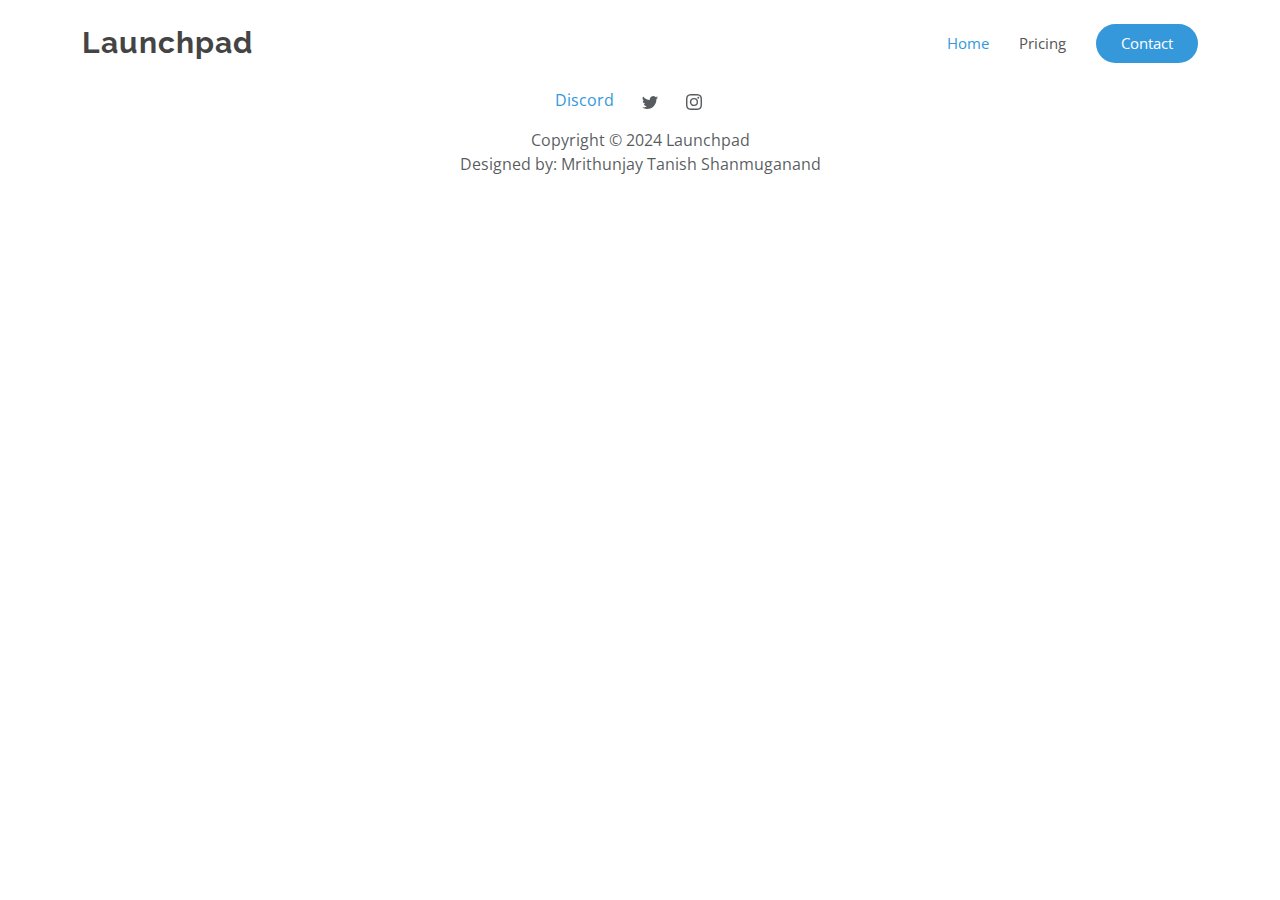
<file: updates.html>
<!DOCTYPE html>
<html data-bs-theme="light" lang="en">

<head>
    <meta charset="utf-8">
    <meta name="viewport" content="width=device-width, initial-scale=1.0, shrink-to-fit=no">
    <title>LaunchpadSGA: Updates</title>
    <meta name="theme-color" content="#d5b71a">
    <meta name="twitter:description" content="The Launchpad Startup Growth Agency is not just another consultancy—we're your ultimate launchpad to success in the entrepreneurial world. Our commitment to transforming innovative ideas into thriving, money-making enterprises is unmatched. With a comprehensive range of services tailored to your needs, we provide the support and resources necessary to propel your business forward. So, roll up your sleeves, unleash your potential, and let Launchpad SGA take you to new heights of success!">
    <meta name="description" content="The Launchpad Startup Growth Agency is not just another consultancy—we're your ultimate launchpad to success in the entrepreneurial world. Our commitment to transforming innovative ideas into thriving, money-making enterprises is unmatched. With a comprehensive range of services tailored to your needs, we provide the support and resources necessary to propel your business forward. So, roll up your sleeves, unleash your potential, and let Launchpad SGA take you to new heights of success!">
    <meta name="twitter:card" content="summary_large_image">
    <meta property="og:title" content="LaunchpadSGA">
    <meta property="og:image" content="assets/img/launchpada.png">
    <meta property="og:type" content="website">
    <meta name="twitter:image" content="assets/img/launchpada.png">
    <meta name="twitter:title" content="LaunchpadSGA">
    <meta property="og:description" content="The Launchpad Startup Growth Agency is not just another consultancy—we're your ultimate launchpad to success in the entrepreneurial world. Our commitment to transforming innovative ideas into thriving, money-making enterprises is unmatched. With a comprehensive range of services tailored to your needs, we provide the support and resources necessary to propel your business forward. So, roll up your sleeves, unleash your potential, and let Launchpad SGA take you to new heights of success!">
    <link rel="icon" type="image/png" sizes="688x455" href="assets/img/launchpada.png">
    <link rel="icon" type="image/png" sizes="688x455" href="assets/img/launchpada.png" media="(prefers-color-scheme: dark)">
    <link rel="icon" type="image/png" sizes="688x455" href="assets/img/launchpada.png">
    <link rel="icon" type="image/png" sizes="688x455" href="assets/img/launchpada.png" media="(prefers-color-scheme: dark)">
    <link rel="icon" type="image/png" sizes="688x455" href="assets/img/launchpada.png">
    <link rel="icon" type="image/png" sizes="688x455" href="assets/img/launchpada.png">
    <link rel="icon" type="image/png" sizes="688x455" href="assets/img/launchpada.png">
    <link rel="stylesheet" href="assets/bootstrap/css/bootstrap.min.css">
    <link rel="manifest" href="manifest.json" crossorigin="use-credentials">
    <link rel="stylesheet" href="https://fonts.googleapis.com/css?family=Open+Sans:300,300i,400,400i,600,600i,700,700i|Raleway:300,300i,400,400i,500,500i,600,600i,700,700i|Poppins:300,300i,400,400i,500,500i,600,600i,700,700i">
    <link rel="stylesheet" href="assets/css/bootstrap-icons.css">
    <link rel="stylesheet" href="assets/css/boxicons.css">
    <link rel="stylesheet" href="assets/css/remixicon.css">
    <link rel="stylesheet" href="assets/css/swiper-icons.css">
    <link rel="stylesheet" href="assets/css/vendor/aos/aos.css">
    <link rel="stylesheet" href="assets/css/vendor/bootstrap/css/bootstrap.min.css">
    <link rel="stylesheet" href="assets/css/vendor/bootstrap-icons/bootstrap-icons.css">
    <link rel="stylesheet" href="assets/css/vendor/boxicons/css/boxicons.min.css">
    <link rel="stylesheet" href="assets/css/vendor/glightbox/css/glightbox.min.css">
    <link rel="stylesheet" href="assets/css/vendor/remixicon/remixicon.css">
    <link rel="stylesheet" href="assets/css/vendor/swiper/swiper-bundle.min.css">
    <link rel="stylesheet" href="assets/css/css/style.css">
    <link rel="stylesheet" href="assets/css/Footer-Basic-icons.css">
    <link rel="stylesheet" href="assets/css/Timeline-Steps.css">
</head>

<body>
    <header class="d-flex align-items-center fixed-top" id="header">
        <div class="container d-flex justify-content-between align-items-center">
            <div class="logo">
                <h1>Launchpad</h1>
            </div>
            <nav id="navbar" class="navbar">
                <ul>
                    <li><a class="nav-link scrollto active" href="index.html">Home</a></li>
                    <li></li>
                    <li></li>
                    <li></li>
                    <li></li>
                    <li><a class="nav-link scrollto" href="pricing.html">Pricing</a></li>
                    <li class="dropdown">
                        <ul>
                            <li><a href="#">Drop Down 1</a></li>
                            <li class="dropdown"><span>Deep Drop Down</span><i class="bi bi-chevron-right"></i>
                                <ul>
                                    <li><a href="#">Deep Drop Down 1</a></li>
                                    <li><a href="#">Deep Drop Down 2</a></li>
                                    <li><a href="#">Deep Drop Down 3</a></li>
                                    <li><a href="#">Deep Drop Down 4</a></li>
                                    <li><a href="#">Deep Drop Down 5</a></li>
                                </ul>
                            </li>
                            <li><a href="#">Drop Down 2</a></li>
                            <li><a href="#">Drop Down 3</a></li>
                            <li><a href="#">Drop Down 4</a></li>
                        </ul>
                    </li>
                    <li></li>
                    <li><a class="getstarted scrollto" href="contact.html">Contact</a></li>
                </ul><i class="bi bi-list mobile-nav-toggle"></i>
            </nav>
        </div>
    </header>
    <iframe src="https://mrithunjay26.me/LaunchpadUpdates/" style="border:0px #ffffff none; position: absolute; top: 0; left: 0; width: 100%; height: 100%;" name="myiFrame" scrolling="yes" frameborder="0" allowfullscreen></iframe>
    <footer class="text-center">
        <div class="container text-muted py-4 py-lg-5">
            <ul class="list-inline">
                <li class="list-inline-item me-4"><a class="link-secondary" href="contact.html">Contact</a></li>
                <li class="list-inline-item me-4"><a class="link-secondary" href="pricing.html">Pricing</a></li>
                <li class="list-inline-item"><a class="link-secondary" href="updates.html">Updates</a></li>
            </ul>
            <ul class="list-inline">
                <li class="list-inline-item me-4">
                    <a href="https://discord.gg/kwS3x53spZ" target="_blank">Discord</a>
                </li>
                <li class="list-inline-item me-4">
                    <svg xmlns="http://www.w3.org/2000/svg" width="1em" height="1em" fill="currentColor" viewBox="0 0 16 16" class="bi bi-twitter">
                        <path d="M5.026 15c6.038 0 9.341-5.003 9.341-9.334 0-.14 0-.282-.006-.422A6.685 6.685 0 0 0 16 3.542a6.658 6.658 0 0 1-1.889.518 3.301 3.301 0 0 0 1.447-1.817 6.533 6.533 0 0 1-2.087.793A3.286 3.286 0 0 0 7.875 6.03a9.325 9.325 0 0 1-6.767-3.429 3.289 3.289 0 0 0 1.018 4.382A3.323 3.323 0 0 1 .64 6.575v.045a3.288 3.288 0 0 0 2.632 3.218 3.203 3.203 0 0 1-.865.115 3.23 3.23 0 0 1-.614-.057 3.283 3.283 0 0 0 3.067 2.277A6.588 6.588 0 0 1 .78 13.58a6.32 6.32 0 0 1-.78-.045A9.344 9.344 0 0 0 5.026 15"></path>
                    </svg>
                </li>
                <li class="list-inline-item me-4">
                    <svg xmlns="http://www.w3.org/2000/svg" width="1em" height="1em" fill="currentColor" viewBox="0 0 16 16" class="bi bi-instagram">
                        <path d="M8 0C5.829 0 5.556.01 4.703.048 3.85.088 3.269.222 2.76.42a3.917 3.917 0 0 0-1.417.923A3.927 3.927 0 0 0 .42 2.76C.222 3.268.087 3.85.048 4.7.01 5.555 0 5.827 0 8.001c0 2.172.01 2.444.048 3.297.04.852.174 1.433.372 1.942.205.526.478.972.923 1.417.444.445.89.719 1.416.923.51.198 1.09.333 1.942.372C5.555 15.99 5.827 16 8 16s2.444-.01 3.298-.048c.851-.04 1.434-.174 1.943-.372a3.916 3.916 0 0 0 1.416-.923c.445-.445.718-.891.923-1.417.197-.509.332-1.09.372-1.942C15.99 10.445 16 10.173 16 8s-.01-2.445-.048-3.299c-.04-.851-.175-1.433-.372-1.941a3.926 3.926 0 0 0-.923-1.417A3.911 3.911 0 0 0 13.24.42c-.51-.198-1.092-.333-1.943-.372C10.443.01 10.172 0 7.998 0h.003zm-.717 1.442h.718c2.136 0 2.389.007 3.232.046.78.035 1.204.166 1.486.275.373.145.64.319.92.599.28.28.453.546.598.92.11.281.24.705.275 1.485.039.843.047 1.096.047 3.231s-.008 2.389-.047 3.232c-.035.78-.166 1.203-.275 1.485a2.47 2.47 0 0 1-.599.919c-.28.28-.546.453-.92.598-.28.11-.704.24-1.485.276-.843.038-1.096.047-3.232.047s-2.39-.009-3.233-.047c-.78-.036-1.203-.166-1.485-.276a2.478 2.478 0 0 1-.92-.598 2.48 2.48 0 0 1-.6-.92c-.109-.281-.24-.705-.275-1.485-.038-.843-.046-1.096-.046-3.233 0-2.136.008-2.388.046-3.231.036-.78.166-1.204.276-1.486.145-.373.319-.64.599-.92.28-.28.546-.453.92-.598.282-.11.705-.24 1.485-.276.738-.034 1.024-.044 2.515-.045v.002zm4.988 1.328a.96.96 0 1 0 0 1.92.96.96 0 0 0 0-1.92zm-4.27 1.122a4.109 4.109 0 1 0 0 8.217 4.109 4.109 0 0 0 0-8.217zm0 1.441a2.667 2.667 0 1 1 0 5.334 2.667 2.667 0 0 1 0-5.334"></path>
                    </svg>
                </li>
            </ul>

            <p class="mb-0">Copyright © 2024 Launchpad</p>
            <p class="mb-0">Designed by: Mrithunjay Tanish Shanmuganand</p>
        </div>
    </footer><a class="d-flex justify-content-center align-items-center back-to-top" href="#"><i class="bi bi-arrow-up-short"></i></a>
    <script src="assets/bootstrap/js/bootstrap.min.js"></script>
    <script src="assets/js/bs-init.js"></script>
    <script src="assets/js/vendor/purecounter/purecounter_vanilla.js"></script>
    <script src="assets/js/vendor/aos/aos.js"></script>
    <script src="assets/js/vendor/bootstrap/js/bootstrap.bundle.min.js"></script>
    <script src="assets/js/vendor/glightbox/js/glightbox.min.js"></script>
    <script src="assets/js/vendor/isotope-layout/isotope.pkgd.min.js"></script>
    <script src="assets/js/vendor/swiper/swiper-bundle.min.js"></script>
    <script src="assets/js/vendor/php-email-form/validate.js"></script>
    <script src="assets/js/js/main.js"></script>
</body>

</html>
</file>
<file: assets/css/Footer-Basic-icons.css>
.bs-icon {
  --bs-icon-size: .75rem;
  display: flex;
  flex-shrink: 0;
  justify-content: center;
  align-items: center;
  font-size: var(--bs-icon-size);
  width: calc(var(--bs-icon-size) * 2);
  height: calc(var(--bs-icon-size) * 2);
  color: var(--bs-primary);
}

.bs-icon-xs {
  --bs-icon-size: 1rem;
  width: calc(var(--bs-icon-size) * 1.5);
  height: calc(var(--bs-icon-size) * 1.5);
}

.bs-icon-sm {
  --bs-icon-size: 1rem;
}

.bs-icon-md {
  --bs-icon-size: 1.5rem;
}

.bs-icon-lg {
  --bs-icon-size: 2rem;
}

.bs-icon-xl {
  --bs-icon-size: 2.5rem;
}

.bs-icon.bs-icon-primary {
  color: var(--bs-white);
  background: var(--bs-primary);
}

.bs-icon.bs-icon-primary-light {
  color: var(--bs-primary);
  background: rgba(var(--bs-primary-rgb), .2);
}

.bs-icon.bs-icon-semi-white {
  color: var(--bs-primary);
  background: rgba(255, 255, 255, .5);
}

.bs-icon.bs-icon-rounded {
  border-radius: .5rem;
}

.bs-icon.bs-icon-circle {
  border-radius: 50%;
}
</file>
<file: assets/css/Timeline-Steps.css>
.timeline-steps {
  display: flex;
  justify-content: center;
  flex-wrap: wrap;
}

.timeline-steps .timeline-step {
  align-items: center;
  display: flex;
  flex-direction: column;
  position: relative;
  margin: 1rem;
}

@media (min-width:768px) {
  .timeline-steps .timeline-step:not(:last-child):after {
    content: "";
    display: block;
    border-top: .25rem dotted #3b82f6;
    width: 3.46rem;
    position: absolute;
    left: 7.5rem;
    top: .3125rem;
  }
}

@media (min-width:768px) {
  .timeline-steps .timeline-step:not(:first-child):before {
    content: "";
    display: block;
    border-top: .25rem dotted #3b82f6;
    width: 3.8125rem;
    position: absolute;
    right: 7.5rem;
    top: .3125rem;
  }
}

.timeline-steps .timeline-content {
  width: 10rem;
  text-align: center;
}

.timeline-steps .timeline-content .inner-circle {
  border-radius: 1.5rem;
  height: 1rem;
  width: 1rem;
  display: inline-flex;
  align-items: center;
  justify-content: center;
  background-color: #3b82f6;
}

.timeline-steps .timeline-content .inner-circle:before {
  content: "";
  background-color: #3b82f6;
  display: inline-block;
  height: 3rem;
  width: 3rem;
  min-width: 3rem;
  border-radius: 6.25rem;
  opacity: .5;
}
</file>
<file: assets/css/css/style.css>
/* *
* Template Name: Vesperr
* Updated: Jan 29 2024 with Bootstrap v5.3.2
* Template URL: https://bootstrapmade.com/vesperr-free-bootstrap-template/
* Author: BootstrapMade.com
* License: https://bootstrapmade.com/license/ */

/* --------------------------------------------------------------
# General
-------------------------------------------------------------- */

body {
  font-family: "Open Sans", sans-serif;
  color: #444444;
}

a {
  color: #3498db;
  text-decoration: none;
}

a:hover {
  color: #5faee3;
  text-decoration: none;
}

h1, h2, h3, h4, h5, h6 {
  font-family: "Raleway", sans-serif;
}

/* --------------------------------------------------------------
# Back to top button
-------------------------------------------------------------- */

.back-to-top {
  position: fixed;
  visibility: hidden;
  opacity: 0;
  right: 15px;
  bottom: 15px;
  z-index: 996;
  background: #3498db;
  width: 40px;
  height: 40px;
  border-radius: 4px;
  transition: all 0.4s;
}

.back-to-top i {
  font-size: 28px;
  color: #fff;
  line-height: 0;
}

.back-to-top:hover {
  background: #57aae1;
  color: #fff;
}

.back-to-top.active {
  visibility: visible;
  opacity: 1;
}

/* --------------------------------------------------------------
# Disable AOS delay on mobile
-------------------------------------------------------------- */

@media screen and (max-width: 768px) {
  [data-aos-delay] {
    transition-delay: 0 !important;
  }
}

/* --------------------------------------------------------------
# Header
-------------------------------------------------------------- */

#header {
  z-index: 997;
  transition: all 0.5s;
  padding: 22px 0;
  background: #fff;
}

#header.header-scrolled {
  box-shadow: 0px 2px 15px rgba(0, 0, 0, 0.1);
  padding: 12px 0;
}

#header .logo h1 {
  font-size: 30px;
  margin: 0;
  padding: 0;
  line-height: 1;
  font-weight: 700;
  letter-spacing: 1px;
}

#header .logo h1 a, #header .logo h1 a:hover {
  color: #222222;
  text-decoration: none;
}

#header .logo img {
  padding: 0;
  margin: 0;
  max-height: 40px;
}

/* --------------------------------------------------------------
# Navigation Menu
-------------------------------------------------------------- */

/* *
* Desktop Navigation */

.navbar {
  padding: 0;
}

.navbar ul {
  margin: 0;
  padding: 0;
  display: flex;
  list-style: none;
  align-items: center;
}

.navbar li {
  position: relative;
}

.navbar a, .navbar a:focus {
  display: flex;
  align-items: center;
  justify-content: space-between;
  padding: 10px 0 10px 30px;
  font-size: 15px;
  font-weight: 400;
  color: #555555;
  white-space: nowrap;
  transition: 0.3s;
}

.navbar a i, .navbar a:focus i {
  font-size: 12px;
  line-height: 0;
  margin-left: 5px;
}

.navbar a:hover, .navbar .active, .navbar .active:focus, .navbar li:hover > a {
  color: #3498db;
}

.navbar .getstarted, .navbar .getstarted:focus {
  background: #3498db;
  padding: 8px 25px;
  margin-left: 30px;
  border-radius: 50px;
  color: #fff;
}

.navbar .getstarted:hover, .navbar .getstarted:focus:hover {
  color: #fff;
  background: #4aa3df;
}

.navbar .dropdown ul {
  display: block;
  position: absolute;
  left: 30px;
  top: calc(100% + 30px);
  margin: 0;
  padding: 10px 0;
  z-index: 99;
  opacity: 0;
  visibility: hidden;
  background: #fff;
  box-shadow: 0px 0px 30px rgba(127, 137, 161, 0.25);
  transition: 0.3s;
  border-radius: 4px;
}

.navbar .dropdown ul li {
  min-width: 200px;
}

.navbar .dropdown ul a {
  padding: 10px 20px;
  font-size: 14px;
}

.navbar .dropdown ul a i {
  font-size: 12px;
}

.navbar .dropdown ul a:hover, .navbar .dropdown ul .active:hover, .navbar .dropdown ul li:hover > a {
  color: #3498db;
}

.navbar .dropdown:hover > ul {
  opacity: 1;
  top: 100%;
  visibility: visible;
}

.navbar .dropdown .dropdown ul {
  top: 0;
  left: calc(100% - 30px);
  visibility: hidden;
}

.navbar .dropdown .dropdown:hover > ul {
  opacity: 1;
  top: 0;
  left: 100%;
  visibility: visible;
}

@media (max-width: 1366px) {
  .navbar .dropdown .dropdown ul {
    left: -90%;
  }
}

@media (max-width: 1366px) {
  .navbar .dropdown .dropdown:hover > ul {
    left: -100%;
  }
}

/* *
* Mobile Navigation */

.mobile-nav-toggle {
  color: #222222;
  font-size: 28px;
  cursor: pointer;
  display: none;
  line-height: 0;
  transition: 0.5s;
}

.mobile-nav-toggle.bi-x {
  color: #fff;
}

@media (max-width: 991px) {
  .mobile-nav-toggle {
    display: block;
  }
}

@media (max-width: 991px) {
  .navbar ul {
    display: none;
  }
}

.navbar-mobile {
  position: fixed;
  overflow: hidden;
  top: 0;
  right: 0;
  left: 0;
  bottom: 0;
  background: rgba(9, 9, 9, 0.9);
  transition: 0.3s;
  z-index: 999;
}

.navbar-mobile .mobile-nav-toggle {
  position: absolute;
  top: 15px;
  right: 15px;
}

.navbar-mobile ul {
  display: block;
  position: absolute;
  top: 55px;
  right: 15px;
  bottom: 15px;
  left: 15px;
  padding: 10px 0;
  border-radius: 8px;
  background-color: #fff;
  overflow-y: auto;
  transition: 0.3s;
}

.navbar-mobile a, .navbar-mobile a:focus {
  padding: 10px 20px;
  font-size: 15px;
  color: #222222;
}

.navbar-mobile a:hover, .navbar-mobile .active, .navbar-mobile li:hover > a {
  color: #3498db;
}

.navbar-mobile .getstarted, .navbar-mobile .getstarted:focus {
  margin: 15px;
}

.navbar-mobile .dropdown ul {
  position: static;
  display: none;
  margin: 10px 20px;
  padding: 10px 0;
  z-index: 99;
  opacity: 1;
  visibility: visible;
  background: #fff;
  box-shadow: 0px 0px 30px rgba(127, 137, 161, 0.25);
}

.navbar-mobile .dropdown ul li {
  min-width: 200px;
}

.navbar-mobile .dropdown ul a {
  padding: 10px 20px;
}

.navbar-mobile .dropdown ul a i {
  font-size: 12px;
}

.navbar-mobile .dropdown ul a:hover, .navbar-mobile .dropdown ul .active:hover, .navbar-mobile .dropdown ul li:hover > a {
  color: #3498db;
}

.navbar-mobile .dropdown > .dropdown-active {
  display: block;
}

/* --------------------------------------------------------------
# Hero Section
-------------------------------------------------------------- */

#hero {
  width: 100%;
  height: 70vh;
  margin-top: 70px;
}

#hero h1 {
  margin: 0 0 10px 0;
  font-size: 48px;
  font-weight: 700;
  line-height: 56px;
  color: black;
}

#hero h2 {
  color: #484848;
  margin-bottom: 50px;
  font-size: 24px;
}

#hero .btn-get-started {
  font-family: "Raleway", sans-serif;
  font-weight: 500;
  font-size: 16px;
  letter-spacing: 1px;
  display: inline-block;
  padding: 10px 30px;
  border-radius: 50px;
  transition: 0.5s;
  color: #3498db;
  border: 2px solid #3498db;
}

#hero .btn-get-started:hover {
  background: #3498db;
  color: #fff;
}

#hero .animated {
  animation: up-down 2s ease-in-out infinite alternate-reverse both;
}

@media (min-width: 1024px) {
  #hero {
    background-attachment: fixed;
  }
}

@media (max-width: 991px) {
  #hero {
    height: 100vh;
  }
}

@media (max-width: 991px) {
  #hero .animated {
    animation: none;
  }
}

@media (max-width: 991px) {
  #hero .hero-img {
    text-align: center;
  }
}

@media (max-width: 991px) {
  #hero .hero-img img {
    width: 50%;
  }
}

@media (max-width: 768px) {
  #hero {
    margin-top: 20px;
  }
}

@media (max-width: 768px) {
  #hero h1 {
    font-size: 28px;
    line-height: 36px;
  }
}

@media (max-width: 768px) {
  #hero h2 {
    font-size: 18px;
    line-height: 24px;
    margin-bottom: 30px;
  }
}

@media (max-width: 768px) {
  #hero .hero-img img {
    width: 70%;
  }
}

@media (max-width: 575px) {
  #hero .hero-img img {
    width: 80%;
  }
}

@keyframes up-down {
  0% {
    transform: translateY(10px);
  }
  100% {
    transform: translateY(-10px);
  }
}

/* --------------------------------------------------------------
# Sections General
-------------------------------------------------------------- */

section {
  padding: 60px 0;
  overflow: hidden;
}

.section-bg {
  background-color: #f7fbfe;
}

.section-title {
  text-align: center;
  padding-bottom: 30px;
}

.section-title h2 {
  font-size: 32px;
  font-weight: bold;
  text-transform: uppercase;
  position: relative;
  color: #222222;
}

.section-title h2::before, .section-title h2::after {
  content: "";
  width: 50px;
  height: 2px;
  background: #3498db;
  display: inline-block;
}

.section-title h2::before {
  margin: 0 15px 10px 0;
}

.section-title h2::after {
  margin: 0 0 10px 15px;
}

.section-title p {
  margin: 15px 0 0 0;
}

/* --------------------------------------------------------------
# Clients
-------------------------------------------------------------- */

.clients {
  background: #f3f9fd;
  padding: 10px 0;
  text-align: center;
}

.clients .col-lg-2 {
  display: flex;
  align-items: center;
  justify-content: center;
}

.clients img {
  width: 50%;
  filter: grayscale(100);
  transition: all 0.4s ease-in-out;
  display: inline-block;
  padding: 10px 0;
}

.clients img:hover {
  filter: none;
  transform: scale(1.1);
}

@media (max-width: 768px) {
  .clients img {
    width: 40%;
  }
}

@media (max-width: 575px) {
  .clients img {
    width: 30%;
  }
}

/* --------------------------------------------------------------
# About Us
-------------------------------------------------------------- */

.about .content h3 {
  font-weight: 600;
  font-size: 26px;
}

.about .content ul {
  list-style: none;
  padding: 0;
}

.about .content ul li {
  padding-left: 28px;
  position: relative;
}

.about .content ul li + li {
  margin-top: 10px;
}

.about .content ul i {
  position: absolute;
  left: 0;
  top: 2px;
  font-size: 20px;
  color: #3498db;
  line-height: 1;
}

.about .content p:last-child {
  margin-bottom: 0;
}

.about .content .btn-learn-more {
  font-family: "Raleway", sans-serif;
  font-weight: 600;
  font-size: 14px;
  letter-spacing: 1px;
  display: inline-block;
  padding: 12px 32px;
  border-radius: 50px;
  transition: 0.3s;
  line-height: 1;
  color: #3498db;
  animation-delay: 0.8s;
  margin-top: 6px;
  border: 2px solid #3498db;
}

.about .content .btn-learn-more:hover {
  background: #3498db;
  color: #fff;
  text-decoration: none;
}

/* --------------------------------------------------------------
# Counts
-------------------------------------------------------------- */

.counts {
  padding-top: 0;
}

.counts .content {
  padding: 0;
}

.counts .content h3 {
  font-weight: 700;
  font-size: 34px;
  color: #222222;
}

.counts .content p {
  margin-bottom: 0;
}

.counts .content .count-box {
  padding: 20px 0;
  width: 100%;
}

.counts .content .count-box i {
  display: block;
  font-size: 36px;
  color: #3498db;
  float: left;
  line-height: 0;
}

.counts .content .count-box span {
  font-size: 36px;
  line-height: 30px;
  display: block;
  font-weight: 700;
  color: #222222;
  margin-left: 50px;
}

.counts .content .count-box p {
  padding: 15px 0 0 0;
  margin: 0 0 0 50px;
  font-family: "Raleway", sans-serif;
  font-size: 14px;
  color: #484848;
}

.counts .content .count-box a {
  font-weight: 600;
  display: block;
  margin-top: 20px;
  color: #484848;
  font-size: 15px;
  font-family: "Poppins", sans-serif;
  transition: ease-in-out 0.3s;
}

.counts .content .count-box a:hover {
  color: #6f6f6f;
}

@media (max-width: 1024px) {
  .counts .image {
    text-align: center;
  }
}

@media (max-width: 1024px) {
  .counts .image img {
    max-width: 70%;
  }
}

@media (max-width: 667px) {
  .counts .image img {
    max-width: 100%;
  }
}

/* --------------------------------------------------------------
# Services
-------------------------------------------------------------- */

.services .icon-box {
  padding: 30px;
  position: relative;
  overflow: hidden;
  background: #fff;
  box-shadow: 0 0 29px 0 rgba(68, 88, 144, 0.12);
  transition: all 0.3s ease-in-out;
  border-radius: 8px;
  z-index: 1;
}

.services .icon-box::before {
  content: "";
  position: absolute;
  background: #e1f0fa;
  right: -60px;
  top: -40px;
  width: 100px;
  height: 100px;
  border-radius: 50px;
  transition: all 0.3s;
  z-index: -1;
}

.services .icon-box:hover::before {
  background: #3498db;
  right: 0;
  top: 0;
  width: 100%;
  height: 100%;
  border-radius: 0px;
}

.services .icon {
  margin: 0 auto 20px auto;
  padding-top: 10px;
  display: inline-block;
  text-align: center;
  border-radius: 50%;
  width: 60px;
  height: 60px;
  background: #3498db;
  transition: all 0.3s ease-in-out;
}

.services .icon i {
  font-size: 36px;
  line-height: 1;
  color: #fff;
}

.services .title {
  font-weight: 700;
  margin-bottom: 15px;
  font-size: 18px;
}

.services .title a {
  color: #111;
}

.services .description {
  font-size: 15px;
  line-height: 28px;
  margin-bottom: 0;
}

.services .icon-box:hover .title a, .services .icon-box:hover .description {
  color: #fff;
}

.services .icon-box:hover .icon {
  background: #fff;
}

.services .icon-box:hover .icon i {
  color: #3498db;
}

/* --------------------------------------------------------------
# More Services
-------------------------------------------------------------- */

.more-services {
  padding-top: 20px;
}

.more-services .card {
  border: 0;
  padding: 160px 20px 20px 20px;
  position: relative;
  width: 100%;
  background-size: cover;
  background-repeat: no-repeat;
  background-position: center center;
}

.more-services .card-body {
  z-index: 10;
  background: rgba(255, 255, 255, 0.9);
  padding: 15px 30px;
  box-shadow: 0px 2px 15px rgba(0, 0, 0, 0.1);
  transition: 0.3s;
  transition: ease-in-out 0.4s;
  border-radius: 5px;
}

.more-services .card-title {
  font-weight: 700;
  text-align: center;
  margin-bottom: 15px;
}

.more-services .card-title a {
  color: #222222;
}

.more-services .card-text {
  color: #5e5e5e;
}

.more-services .read-more a {
  color: #777777;
  text-transform: uppercase;
  font-weight: 600;
  font-size: 12px;
  transition: 0.4s;
}

.more-services .read-more a:hover {
  text-decoration: underline;
}

.more-services .card:hover .card-body {
  background: #3498db;
}

.more-services .card:hover .read-more a, .more-services .card:hover .card-title, .more-services .card:hover .card-title a, .more-services .card:hover .card-text {
  color: #fff;
}

/* --------------------------------------------------------------
# Features
-------------------------------------------------------------- */

.features .icon-box {
  display: flex;
  align-items: center;
  padding: 20px;
  background: #f6f6f6;
  transition: ease-in-out 0.3s;
}

.features .icon-box i {
  font-size: 32px;
  padding-right: 10px;
  line-height: 1;
}

.features .icon-box h3 {
  font-weight: 700;
  margin: 0;
  padding: 0;
  line-height: 1;
  font-size: 16px;
}

.features .icon-box h3 a {
  color: #222222;
  transition: ease-in-out 0.3s;
}

.features .icon-box h3 a:hover {
  color: #3498db;
}

.features .icon-box:hover {
  background: #eef7fc;
}

/* --------------------------------------------------------------
# Testimonials
-------------------------------------------------------------- */

.testimonials .testimonial-wrap {
  padding-left: 50px;
}

.testimonials .testimonials-carousel, .testimonials .testimonials-slider {
  overflow: hidden;
}

.testimonials .testimonial-item {
  box-sizing: content-box;
  padding: 30px 30px 30px 60px;
  margin: 30px 15px;
  min-height: 200px;
  box-shadow: 0px 2px 12px rgba(0, 0, 0, 0.08);
  position: relative;
  background: #fff;
}

.testimonials .testimonial-item .testimonial-img {
  width: 90px;
  border-radius: 10px;
  border: 6px solid #fff;
  position: absolute;
  left: -45px;
}

.testimonials .testimonial-item h3 {
  font-size: 18px;
  font-weight: bold;
  margin: 10px 0 5px 0;
  color: #111;
}

.testimonials .testimonial-item h4 {
  font-size: 14px;
  color: #999;
  margin: 0;
}

.testimonials .testimonial-item .quote-icon-left, .testimonials .testimonial-item .quote-icon-right {
  color: #e1f0fa;
  font-size: 26px;
}

.testimonials .testimonial-item .quote-icon-left {
  display: inline-block;
  left: -5px;
  position: relative;
}

.testimonials .testimonial-item .quote-icon-right {
  display: inline-block;
  right: -5px;
  position: relative;
  top: 10px;
}

.testimonials .testimonial-item p {
  font-style: italic;
  margin: 15px auto 15px auto;
}

.testimonials .swiper-pagination {
  margin-top: 20px;
  position: relative;
}

.testimonials .swiper-pagination .swiper-pagination-bullet {
  width: 12px;
  height: 12px;
  background-color: #fff;
  opacity: 1;
  border: 1px solid #3498db;
}

.testimonials .swiper-pagination .swiper-pagination-bullet-active {
  background-color: #3498db;
}

@media (max-width: 767px) {
  .testimonials .testimonial-wrap {
    padding-left: 0;
  }
}

@media (max-width: 767px) {
  .testimonials .testimonials-carousel, .testimonials .testimonials-slider {
    overflow: hidden;
  }
}

@media (max-width: 767px) {
  .testimonials .testimonial-item {
    padding: 30px;
    margin: 15px;
  }
}

@media (max-width: 767px) {
  .testimonials .testimonial-item .testimonial-img {
    position: static;
    left: auto;
  }
}

/* --------------------------------------------------------------
# Portfolio
-------------------------------------------------------------- */

.portfolio .portfolio-item {
  margin-bottom: 30px;
}

.portfolio #portfolio-flters {
  padding: 0;
  margin: 0 auto 20px auto;
  list-style: none;
  text-align: center;
}

.portfolio #portfolio-flters li {
  cursor: pointer;
  display: inline-block;
  padding: 8px 15px 10px 15px;
  font-size: 14px;
  font-weight: 600;
  line-height: 1;
  text-transform: uppercase;
  color: #222222;
  margin-bottom: 5px;
  transition: all 0.3s ease-in-out;
  border-radius: 3px;
}

.portfolio #portfolio-flters li:hover, .portfolio #portfolio-flters li.filter-active {
  color: #fff;
  background: #3498db;
}

.portfolio #portfolio-flters li:last-child {
  margin-right: 0;
}

.portfolio .portfolio-wrap {
  transition: 0.3s;
  position: relative;
  overflow: hidden;
  z-index: 1;
  background: rgba(34, 34, 34, 0.6);
}

.portfolio .portfolio-wrap::before {
  content: "";
  background: rgba(34, 34, 34, 0.6);
  position: absolute;
  left: 0;
  right: 0;
  top: 0;
  bottom: 0;
  transition: all ease-in-out 0.3s;
  z-index: 2;
  opacity: 0;
}

.portfolio .portfolio-wrap img {
  transition: all ease-in-out 0.3s;
}

.portfolio .portfolio-wrap .portfolio-info {
  opacity: 0;
  position: absolute;
  top: 0;
  left: 0;
  right: 0;
  bottom: 0;
  z-index: 3;
  transition: all ease-in-out 0.3s;
  display: flex;
  flex-direction: column;
  justify-content: flex-end;
  align-items: flex-start;
  padding: 20px;
}

.portfolio .portfolio-wrap .portfolio-info h4 {
  font-size: 20px;
  color: #fff;
  font-weight: 600;
}

.portfolio .portfolio-wrap .portfolio-info p {
  color: rgba(255, 255, 255, 0.7);
  font-size: 14px;
  text-transform: uppercase;
  padding: 0;
  margin: 0;
  font-style: italic;
}

.portfolio .portfolio-wrap .portfolio-links {
  text-align: center;
  z-index: 4;
}

.portfolio .portfolio-wrap .portfolio-links a {
  color: #fff;
  margin: 0 5px 0 0;
  font-size: 28px;
  display: inline-block;
  transition: 0.3s;
}

.portfolio .portfolio-wrap .portfolio-links a:hover {
  color: #3498db;
}

.portfolio .portfolio-wrap:hover::before {
  opacity: 1;
}

.portfolio .portfolio-wrap:hover img {
  transform: scale(1.2);
}

.portfolio .portfolio-wrap:hover .portfolio-info {
  opacity: 1;
}

/* --------------------------------------------------------------
# Portfolio Details
-------------------------------------------------------------- */

.portfolio-details {
  padding-top: 40px;
}

.portfolio-details .portfolio-details-slider img {
  width: 100%;
}

.portfolio-details .portfolio-details-slider .swiper-pagination {
  margin-top: 20px;
  position: relative;
}

.portfolio-details .portfolio-details-slider .swiper-pagination .swiper-pagination-bullet {
  width: 12px;
  height: 12px;
  background-color: #fff;
  opacity: 1;
  border: 1px solid #3498db;
}

.portfolio-details .portfolio-details-slider .swiper-pagination .swiper-pagination-bullet-active {
  background-color: #3498db;
}

.portfolio-details .portfolio-info {
  padding: 30px;
  box-shadow: 0px 0 30px rgba(34, 34, 34, 0.08);
}

.portfolio-details .portfolio-info h3 {
  font-size: 22px;
  font-weight: 700;
  margin-bottom: 20px;
  padding-bottom: 20px;
  border-bottom: 1px solid #eee;
}

.portfolio-details .portfolio-info ul {
  list-style: none;
  padding: 0;
  font-size: 15px;
}

.portfolio-details .portfolio-info ul li + li {
  margin-top: 10px;
}

.portfolio-details .portfolio-description {
  padding-top: 30px;
}

.portfolio-details .portfolio-description h2 {
  font-size: 26px;
  font-weight: 700;
  margin-bottom: 20px;
}

.portfolio-details .portfolio-description p {
  padding: 0;
}

/* --------------------------------------------------------------
# Team
-------------------------------------------------------------- */

.team .member {
  margin-bottom: 20px;
  overflow: hidden;
  text-align: center;
  border-radius: 5px;
  background: #fff;
  box-shadow: 0px 2px 15px rgba(0, 0, 0, 0.1);
}

.team .member .member-img {
  position: relative;
  overflow: hidden;
}

.team .member .social {
  position: absolute;
  left: 0;
  bottom: 0;
  right: 0;
  height: 40px;
  opacity: 0;
  transition: ease-in-out 0.3s;
  background: rgba(255, 255, 255, 0.85);
  display: inline-flex;
  justify-content: center;
  align-items: center;
}

.team .member .social a {
  transition: color 0.3s;
  color: #222222;
  margin: 0 10px;
  display: inline-flex;
  justify-content: center;
  align-items: center;
}

.team .member .social a i {
  line-height: 0;
}

.team .member .social a:hover {
  color: #3498db;
}

.team .member .social i {
  font-size: 18px;
  margin: 0 2px;
}

.team .member .member-info {
  padding: 25px 15px;
}

.team .member .member-info h4 {
  font-weight: 700;
  margin-bottom: 5px;
  font-size: 18px;
  color: #222222;
}

.team .member .member-info span {
  display: block;
  font-size: 13px;
  font-weight: 400;
  color: #aaaaaa;
}

.team .member .member-info p {
  font-style: italic;
  font-size: 14px;
  line-height: 26px;
  color: #777777;
}

.team .member:hover .social {
  opacity: 1;
}

/* --------------------------------------------------------------
# Pricing
-------------------------------------------------------------- */

.pricing .box {
  padding: 20px;
  background: #f9f9f9;
  text-align: center;
  border-radius: 8px;
  position: relative;
  overflow: hidden;
  border: 2px solid #f9f9f9;
}

.pricing .box h3 {
  font-weight: 400;
  padding: 15px;
  margin-top: 15px;
  font-size: 18px;
  font-weight: 600;
  color: #222222;
}

.pricing .box h4 {
  font-size: 42px;
  color: #3498db;
  font-weight: 500;
  font-family: "Open Sans", sans-serif;
  margin-bottom: 20px;
}

.pricing .box h4 sup {
  font-size: 20px;
  top: -15px;
  left: -3px;
}

.pricing .box h4 span {
  color: #bababa;
  font-size: 16px;
  font-weight: 300;
}

.pricing .box ul {
  padding: 0;
  list-style: none;
  color: #222222;
  text-align: center;
  line-height: 20px;
  font-size: 14px;
}

.pricing .box ul li {
  padding-bottom: 16px;
}

.pricing .box ul i {
  color: #3498db;
  font-size: 18px;
  padding-right: 4px;
}

.pricing .box ul .na {
  color: #ccc;
  text-decoration: line-through;
}

.pricing .box .btn-wrap {
  padding: 15px;
  text-align: center;
}

.pricing .box .btn-buy {
  display: inline-block;
  padding: 10px 40px 12px 40px;
  border-radius: 50px;
  border: 2px solid #3498db;
  color: #3498db;
  font-size: 14px;
  font-weight: 400;
  font-family: "Raleway", sans-serif;
  font-weight: 600;
  transition: 0.3s;
}

.pricing .box .btn-buy:hover {
  background: #3498db;
  color: #fff;
}

.pricing .recommended {
  border-color: #3498db;
}

.pricing .recommended .btn-buy {
  background: #3498db;
  color: #fff;
}

.pricing .recommended .btn-buy:hover {
  background: #2383c4;
  border-color: #2383c4;
}

/* --------------------------------------------------------------
# F.A.Q
-------------------------------------------------------------- */

.faq .faq-item {
  margin: 20px 0;
  padding: 20px 0;
  border-bottom: 1px solid #eeeeee;
}

.faq .faq-item i {
  color: #8bc4ea;
  font-size: 24px;
  float: left;
  line-height: 0;
  padding: 13px 0 0 0;
  margin: 0;
}

.faq .faq-item h4 {
  font-size: 16px;
  line-height: 26px;
  font-weight: 500;
  margin: 0 0 10px 32px;
  font-family: "Poppins", sans-serif;
}

.faq .faq-item p {
  font-size: 15px;
}

/* --------------------------------------------------------------
# Contact
-------------------------------------------------------------- */

.contact .contact-about h3 {
  font-size: 28px;
  margin: 0 0 10px 0;
  padding: 0;
  line-height: 1;
  font-weight: 700;
  letter-spacing: 1px;
  color: #222222;
}

.contact .contact-about p {
  font-size: 14px;
  line-height: 24px;
  font-family: "Raleway", sans-serif;
  color: #888;
}

.contact .social-links {
  padding-bottom: 20px;
}

.contact .social-links a {
  font-size: 18px;
  display: inline-block;
  background: #fff;
  color: #3498db;
  line-height: 1;
  padding: 8px 0;
  margin-right: 4px;
  border-radius: 50%;
  text-align: center;
  width: 36px;
  height: 36px;
  transition: 0.3s;
  border: 1px solid #3498db;
}

.contact .social-links a:hover {
  background: #3498db;
  color: #fff;
}

.contact .info {
  color: #444444;
}

.contact .info i {
  font-size: 32px;
  color: #3498db;
  float: left;
  line-height: 1;
}

.contact .info p {
  padding: 0 0 10px 42px;
  line-height: 28px;
  font-size: 14px;
}

.contact .php-email-form .error-message {
  display: none;
  color: #fff;
  background: #ed3c0d;
  text-align: left;
  padding: 15px;
  font-weight: 600;
}

.contact .php-email-form .error-message br + br {
  margin-top: 25px;
}

.contact .php-email-form .sent-message {
  display: none;
  color: #fff;
  background: #18d26e;
  text-align: center;
  padding: 15px;
  font-weight: 600;
}

.contact .php-email-form .loading {
  display: none;
  background: #fff;
  text-align: center;
  padding: 15px;
}

.contact .php-email-form .loading:before {
  content: "";
  display: inline-block;
  border-radius: 50%;
  width: 24px;
  height: 24px;
  margin: 0 10px -6px 0;
  border: 3px solid #18d26e;
  border-top-color: #eee;
  animation: animate-loading 1s linear infinite;
}

.contact .php-email-form .form-group {
  margin-bottom: 20px;
}

.contact .php-email-form input, .contact .php-email-form textarea {
  border-radius: 0;
  box-shadow: none;
  font-size: 14px;
  padding: 10px 15px;
}

.contact .php-email-form input:focus, .contact .php-email-form textarea:focus {
  border-color: #3498db;
}

.contact .php-email-form button[type=submit] {
  background: #3498db;
  border: 0;
  padding: 10px 24px;
  color: #fff;
  transition: 0.4s;
  border-radius: 50px;
}

.contact .php-email-form button[type=submit]:hover {
  background: #2383c4;
}

@keyframes animate-loading {
  0% {
    transform: rotate(0deg);
  }
  100% {
    transform: rotate(360deg);
  }
}

/* --------------------------------------------------------------
# Breadcrumbs
-------------------------------------------------------------- */

.breadcrumbs {
  padding: 15px 0;
  background: #f8f8f8;
  min-height: 40px;
  margin-top: 86px;
}

@media (max-width: 992px) {
  .breadcrumbs {
    margin-top: 72px;
  }
}

.breadcrumbs h2 {
  font-size: 28px;
  font-weight: 400;
  margin: 0;
}

.breadcrumbs ol {
  display: flex;
  flex-wrap: wrap;
  list-style: none;
  padding: 0;
  margin: 0;
  font-size: 14px;
}

@media (max-width: 992px) {
  .breadcrumbs ol {
    margin-top: 10px;
  }
}

.breadcrumbs ol li + li {
  padding-left: 10px;
}

.breadcrumbs ol li + li::before {
  display: inline-block;
  padding-right: 10px;
  color: #3c3c3c;
  content: "/";
}

@media (max-width: 768px) {
  .breadcrumbs .d-flex {
    display: block !important;
  }
}

@media (max-width: 768px) {
  .breadcrumbs ol {
    display: block;
  }
}

@media (max-width: 768px) {
  .breadcrumbs ol li {
    display: inline-block;
  }
}

/* --------------------------------------------------------------
# Footer
-------------------------------------------------------------- */

#footer {
  background: #fff;
  box-shadow: 0px 0px 12px 0px rgba(0, 0, 0, 0.1);
  padding: 30px 0;
  color: #222222;
  font-size: 14px;
}

#footer .credits {
  font-size: 13px;
  padding-top: 5px;
  color: #222222;
}

#footer .footer-links a {
  color: #222222;
  padding-left: 15px;
}

#footer .footer-links a:first-child {
  padding-left: 0;
}

#footer .footer-links a:hover {
  color: #3498db;
}
</file>
